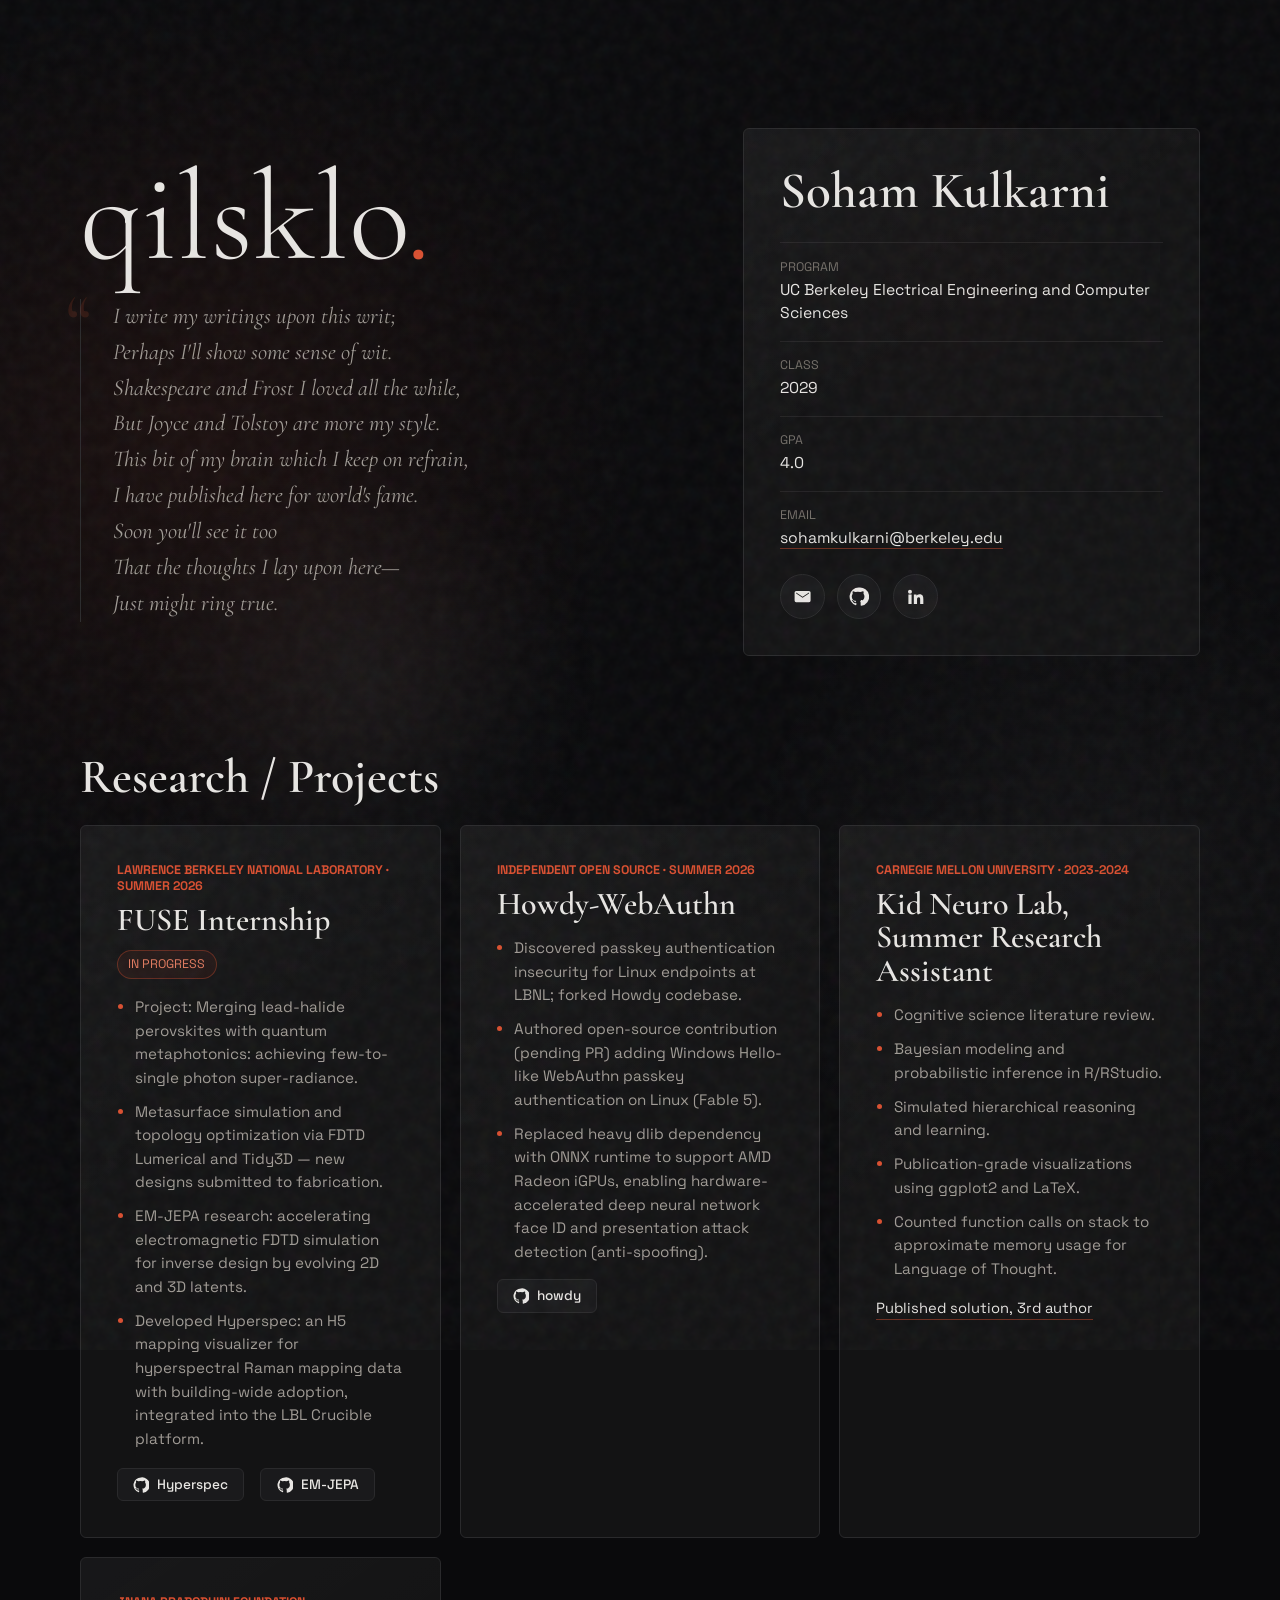
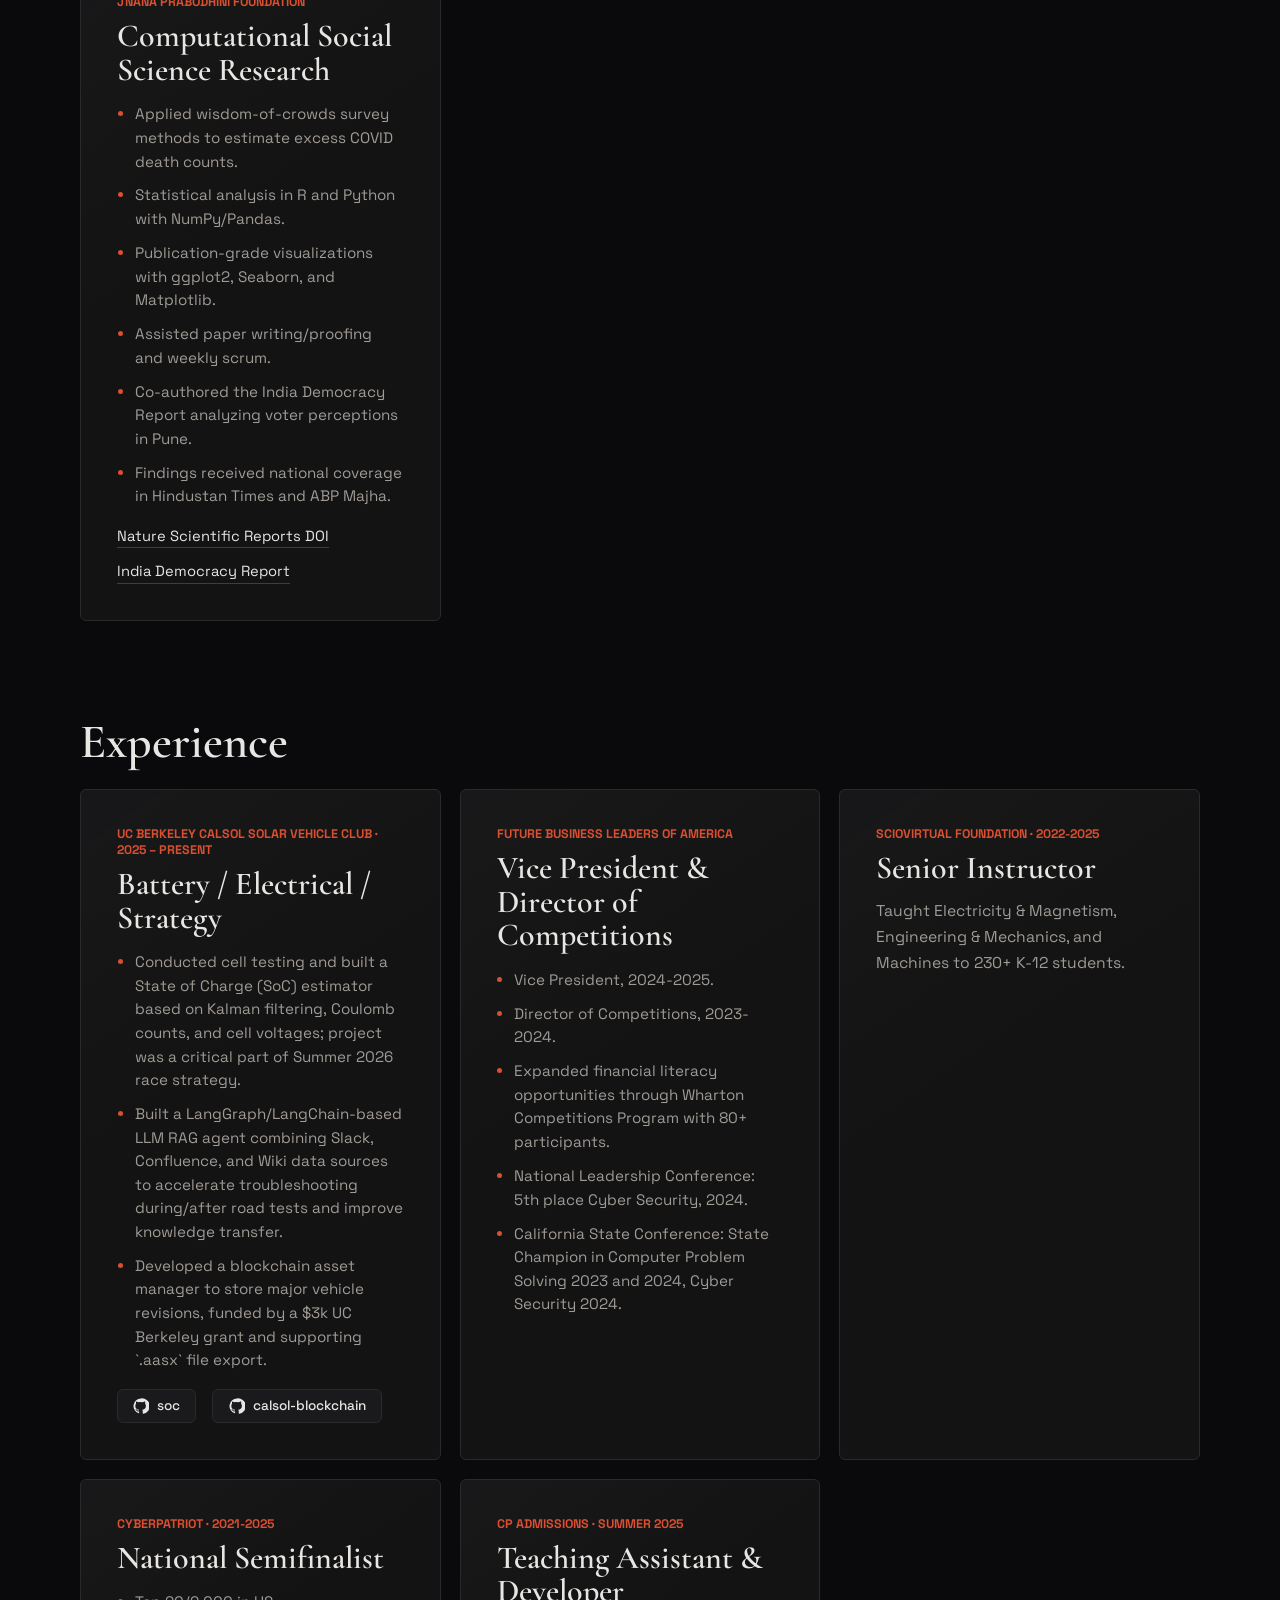
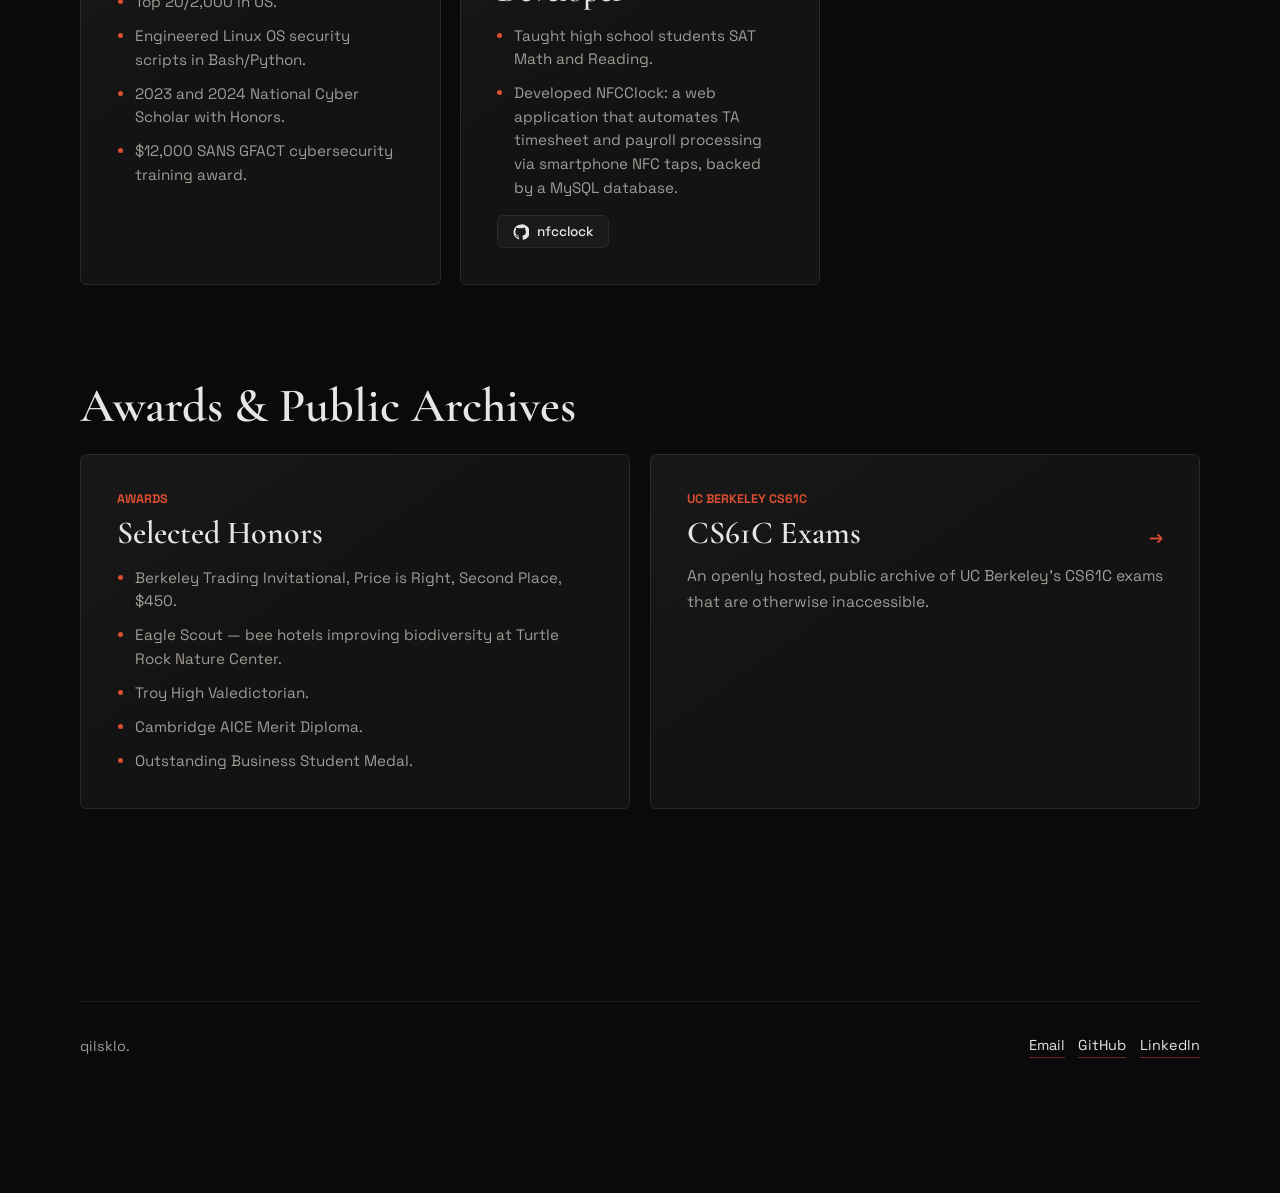
<file: index.html>
<!DOCTYPE html>
<html lang="en">
<head>
  <meta charset="UTF-8">
  <meta name="viewport" content="width=device-width, initial-scale=1.0">
  <meta name="description" content="Soham Kulkarni's qilsklo archive: research, engineering projects, writing, and public technical resources.">
  <link href="./styles.css?v=20260622" rel="stylesheet">
  <title>Soham Kulkarni | qilsklo</title>
</head>
<body>
  <div class="glow-1"></div>
  <div class="glow-2"></div>

  <div class="page-shell">
    <header class="hero" aria-labelledby="site-title">
      <section class="intro" aria-label="qilsklo introduction">
        <h1 class="title" id="site-title">qilsklo<span>.</span></h1>

        <div class="poem-box">
          <blockquote>
            I write my writings upon this writ; <br>
            Perhaps I'll show some sense of wit.<br>
            Shakespeare and Frost I loved all the while,<br>
            But Joyce and Tolstoy are more my style.<br>
            This bit of my brain which I keep on refrain,<br>
            I have published here for world's fame.<br>
            Soon you'll see it too<br>
            That the thoughts I lay upon here&mdash;<br>
            Just might ring true.
          </blockquote>
        </div>
      </section>

      <section class="identity-card card" aria-labelledby="identity-heading">
        <div>
          <h2 id="identity-heading">Soham Kulkarni</h2>
        </div>

        <dl class="quick-facts" aria-label="Academic details">
          <div>
            <dt>Program</dt>
            <dd>UC Berkeley Electrical Engineering and Computer Sciences</dd>
          </div>
          <div>
            <dt>Class</dt>
            <dd>2029</dd>
          </div>
          <div>
            <dt>GPA</dt>
            <dd>4.0</dd>
          </div>
          <div>
            <dt>Email</dt>
            <dd><a href="mailto:sohamkulkarni@berkeley.edu">sohamkulkarni@berkeley.edu</a></dd>
          </div>
        </dl>

        <nav class="social-links" aria-label="Contact links">
          <a class="icon-button" href="mailto:sohamkulkarni@berkeley.edu" aria-label="Email Soham Kulkarni">
            <svg aria-hidden="true" width="24" height="24" viewBox="0 0 24 24">
              <path d="M4 5h16a2 2 0 0 1 2 2v10a2 2 0 0 1-2 2H4a2 2 0 0 1-2-2V7a2 2 0 0 1 2-2Zm0 3.2 8 5.3 8-5.3V7l-8 5.3L4 7v1.2Z"></path>
            </svg>
          </a>
          <a class="icon-button" href="https://github.com/qilsklo" target="_blank" rel="noopener noreferrer" aria-label="Visit qilsklo on GitHub">
            <svg aria-hidden="true" width="24" height="24" viewBox="0 0 24 24">
              <path d="M12 .7a11.3 11.3 0 0 0-3.6 22c.6.1.8-.2.8-.6v-2c-3.3.7-4-1.4-4-1.4-.5-1.3-1.2-1.6-1.2-1.6-1-.7.1-.7.1-.7 1.1.1 1.7 1.2 1.7 1.2 1 .1.9 1.9 2.5 1.4.1-.7.4-1.2.7-1.5-2.7-.3-5.5-1.3-5.5-5.9 0-1.3.5-2.4 1.2-3.2-.1-.3-.5-1.6.1-3.2 0 0 1-.3 3.3 1.2a11.5 11.5 0 0 1 6 0C17 4.9 18 5.2 18 5.2c.6 1.6.2 2.9.1 3.2.8.8 1.2 1.9 1.2 3.2 0 4.6-2.8 5.6-5.5 5.9.4.4.8 1.1.8 2.2v3.2c0 .4.2.7.8.6A11.3 11.3 0 0 0 12 .7Z"></path>
            </svg>
          </a>
          <a class="icon-button" href="https://linkedin.com/in/kulkarnisp" target="_blank" rel="noopener noreferrer" aria-label="Visit Soham Kulkarni on LinkedIn">
            <svg aria-hidden="true" width="24" height="24" viewBox="0 0 24 24">
              <path d="M4.98 3.5a2.5 2.5 0 1 1 0 5 2.5 2.5 0 0 1 0-5ZM3 9.4h4v11.8H3V9.4Zm6.3 0h3.8V11c.5-.9 1.8-1.9 3.8-1.9 4.1 0 4.8 2.7 4.8 6.1v6h-4v-5.3c0-1.3 0-3-1.8-3s-2.1 1.4-2.1 2.9v5.4h-4V9.4Z"></path>
            </svg>
          </a>
        </nav>
      </section>
    </header>

    <main>
    <main>
      <section class="content-section" aria-labelledby="research-heading">
        <div class="section-heading">
          <h2 id="research-heading">Research / Projects</h2>
        </div>

        <div class="card-grid">
          <article class="card">
            <div class="card-kicker">Lawrence Berkeley National Laboratory &middot; Summer 2026</div>
            <h3>FUSE Internship</h3>
            <p class="status-pill">In progress</p>
            <ul class="detail-list">
              <li>Project: Merging lead-halide perovskites with quantum metaphotonics: achieving few-to-single photon super-radiance.</li>
              <li>Metasurface simulation and topology optimization via FDTD Lumerical and Tidy3D &mdash; new designs submitted to fabrication.</li>
              <li>EM-JEPA research: accelerating electromagnetic FDTD simulation for inverse design by evolving 2D and 3D latents.</li>
              <li>Developed Hyperspec: an H5 mapping visualizer for hyperspectral Raman mapping data with building-wide adoption, integrated into the LBL Crucible platform.</li>
            </ul>
            <div class="inline-links">
              <a class="btn-link" href="https://github.com/qilsklo-lawrence/hyperspec" target="_blank" rel="noopener noreferrer" aria-label="Hyperspec GitHub Repository">
                <svg aria-hidden="true" width="16" height="16" viewBox="0 0 24 24">
                  <path d="M12 .7a11.3 11.3 0 0 0-3.6 22c.6.1.8-.2.8-.6v-2c-3.3.7-4-1.4-4-1.4-.5-1.3-1.2-1.6-1.2-1.6-1-.7.1-.7.1-.7 1.1.1 1.7 1.2 1.7 1.2 1 .1.9 1.9 2.5 1.4.1-.7.4-1.2.7-1.5-2.7-.3-5.5-1.3-5.5-5.9 0-1.3.5-2.4 1.2-3.2-.1-.3-.5-1.6.1-3.2 0 0 1-.3 3.3 1.2a11.5 11.5 0 0 1 6 0C17 4.9 18 5.2 18 5.2c.6 1.6.2 2.9.1 3.2.8.8 1.2 1.9 1.2 3.2 0 4.6-2.8 5.6-5.5 5.9.4.4.8 1.1.8 2.2v3.2c0 .4.2.7.8.6A11.3 11.3 0 0 0 12 .7Z"></path>
                </svg>
                Hyperspec
              </a>
              <a class="btn-link" href="https://github.com/qilsklo-lawrence/em-jepa" target="_blank" rel="noopener noreferrer" aria-label="EM-JEPA GitHub Repository">
                <svg aria-hidden="true" width="16" height="16" viewBox="0 0 24 24">
                  <path d="M12 .7a11.3 11.3 0 0 0-3.6 22c.6.1.8-.2.8-.6v-2c-3.3.7-4-1.4-4-1.4-.5-1.3-1.2-1.6-1.2-1.6-1-.7.1-.7.1-.7 1.1.1 1.7 1.2 1.7 1.2 1 .1.9 1.9 2.5 1.4.1-.7.4-1.2.7-1.5-2.7-.3-5.5-1.3-5.5-5.9 0-1.3.5-2.4 1.2-3.2-.1-.3-.5-1.6.1-3.2 0 0 1-.3 3.3 1.2a11.5 11.5 0 0 1 6 0C17 4.9 18 5.2 18 5.2c.6 1.6.2 2.9.1 3.2.8.8 1.2 1.9 1.2 3.2 0 4.6-2.8 5.6-5.5 5.9.4.4.8 1.1.8 2.2v3.2c0 .4.2.7.8.6A11.3 11.3 0 0 0 12 .7Z"></path>
                </svg>
                EM-JEPA
              </a>
            </div>
          </article>

          <article class="card">
            <div class="card-kicker">Independent Open Source &middot; Summer 2026</div>
            <h3>Howdy-WebAuthn</h3>
            <ul class="detail-list">
              <li>Discovered passkey authentication insecurity for Linux endpoints at LBNL; forked Howdy codebase.</li>
              <li>Authored open-source contribution (pending PR) adding Windows Hello-like WebAuthn passkey authentication on Linux (Fable 5).</li>
              <li>Replaced heavy dlib dependency with ONNX runtime to support AMD Radeon iGPUs, enabling hardware-accelerated deep neural network face ID and presentation attack detection (anti-spoofing).</li>
            </ul>
            <a class="btn-link" href="https://github.com/qilsklo/howdy" target="_blank" rel="noopener noreferrer" aria-label="Howdy GitHub Repository">
              <svg aria-hidden="true" width="16" height="16" viewBox="0 0 24 24">
                <path d="M12 .7a11.3 11.3 0 0 0-3.6 22c.6.1.8-.2.8-.6v-2c-3.3.7-4-1.4-4-1.4-.5-1.3-1.2-1.6-1.2-1.6-1-.7.1-.7.1-.7 1.1.1 1.7 1.2 1.7 1.2 1 .1.9 1.9 2.5 1.4.1-.7.4-1.2.7-1.5-2.7-.3-5.5-1.3-5.5-5.9 0-1.3.5-2.4 1.2-3.2-.1-.3-.5-1.6.1-3.2 0 0 1-.3 3.3 1.2a11.5 11.5 0 0 1 6 0C17 4.9 18 5.2 18 5.2c.6 1.6.2 2.9.1 3.2.8.8 1.2 1.9 1.2 3.2 0 4.6-2.8 5.6-5.5 5.9.4.4.8 1.1.8 2.2v3.2c0 .4.2.7.8.6A11.3 11.3 0 0 0 12 .7Z"></path>
              </svg>
              howdy
            </a>
          </article>

          <article class="card">
            <div class="card-kicker">Carnegie Mellon University &middot; 2023-2024</div>
            <h3>Kid Neuro Lab, Summer Research Assistant</h3>
            <ul class="detail-list">
              <li>Cognitive science literature review.</li>
              <li>Bayesian modeling and probabilistic inference in R/RStudio.</li>
              <li>Simulated hierarchical reasoning and learning.</li>
              <li>Publication-grade visualizations using ggplot2 and LaTeX.</li>
              <li>Counted function calls on stack to approximate memory usage for Language of Thought.</li>
            </ul>
            <a class="text-link" href="https://escholarship.org/uc/item/2q1634p0" target="_blank" rel="noopener noreferrer">Published solution, 3rd author</a>
          </article>

          <article class="card">
            <div class="card-kicker">Jnana Prabodhini Foundation</div>
            <h3>Computational Social Science Research</h3>
            <ul class="detail-list">
              <li>Applied wisdom-of-crowds survey methods to estimate excess COVID death counts.</li>
              <li>Statistical analysis in R and Python with NumPy/Pandas.</li>
              <li>Publication-grade visualizations with ggplot2, Seaborn, and Matplotlib.</li>
              <li>Assisted paper writing/proofing and weekly scrum.</li>
              <li>Co-authored the India Democracy Report analyzing voter perceptions in Pune.</li>
              <li>Findings received national coverage in Hindustan Times and ABP Majha.</li>
            </ul>
            <div class="inline-links">
              <a class="text-link" href="https://doi.org/10.1038/s41598-024-57634-6" target="_blank" rel="noopener noreferrer">Nature Scientific Reports DOI</a>
              <a class="text-link" href="https://www.jnanaprabodhinifoundation.org/_files/ugd/04eac0_878dd5b9debe4763af5c3f62f9313af1.pdf" target="_blank" rel="noopener noreferrer">India Democracy Report</a>
            </div>
          </article>
        </div>
      </section>

      <section class="content-section" aria-labelledby="experience-heading">
        <div class="section-heading">
          <h2 id="experience-heading">Experience</h2>
        </div>

        <div class="card-grid">
          <article class="card">
            <div class="card-kicker">UC Berkeley CalSol Solar Vehicle Club &middot; 2025 &ndash; Present</div>
            <h3>Battery / Electrical / Strategy</h3>
            <ul class="detail-list">
              <li>Conducted cell testing and built a State of Charge (SoC) estimator based on Kalman filtering, Coulomb counts, and cell voltages; project was a critical part of Summer 2026 race strategy.</li>
              <li>Built a LangGraph/LangChain-based LLM RAG agent combining Slack, Confluence, and Wiki data sources to accelerate troubleshooting during/after road tests and improve knowledge transfer.</li>
              <li>Developed a blockchain asset manager to store major vehicle revisions, funded by a $3k UC Berkeley grant and supporting `.aasx` file export.</li>
            </ul>
            <div class="inline-links">
              <a class="btn-link" href="https://github.com/qilsklo/soc" target="_blank" rel="noopener noreferrer" aria-label="State of Charge GitHub Repository">
                <svg aria-hidden="true" width="16" height="16" viewBox="0 0 24 24">
                  <path d="M12 .7a11.3 11.3 0 0 0-3.6 22c.6.1.8-.2.8-.6v-2c-3.3.7-4-1.4-4-1.4-.5-1.3-1.2-1.6-1.2-1.6-1-.7.1-.7.1-.7 1.1.1 1.7 1.2 1.7 1.2 1 .1.9 1.9 2.5 1.4.1-.7.4-1.2.7-1.5-2.7-.3-5.5-1.3-5.5-5.9 0-1.3.5-2.4 1.2-3.2-.1-.3-.5-1.6.1-3.2 0 0 1-.3 3.3 1.2a11.5 11.5 0 0 1 6 0C17 4.9 18 5.2 18 5.2c.6 1.6.2 2.9.1 3.2.8.8 1.2 1.9 1.2 3.2 0 4.6-2.8 5.6-5.5 5.9.4.4.8 1.1.8 2.2v3.2c0 .4.2.7.8.6A11.3 11.3 0 0 0 12 .7Z"></path>
                </svg>
                soc
              </a>
              <a class="btn-link" href="https://github.com/qilsklo/calsol-blockchain" target="_blank" rel="noopener noreferrer" aria-label="CalSol Blockchain GitHub Repository">
                <svg aria-hidden="true" width="16" height="16" viewBox="0 0 24 24">
                  <path d="M12 .7a11.3 11.3 0 0 0-3.6 22c.6.1.8-.2.8-.6v-2c-3.3.7-4-1.4-4-1.4-.5-1.3-1.2-1.6-1.2-1.6-1-.7.1-.7.1-.7 1.1.1 1.7 1.2 1.7 1.2 1 .1.9 1.9 2.5 1.4.1-.7.4-1.2.7-1.5-2.7-.3-5.5-1.3-5.5-5.9 0-1.3.5-2.4 1.2-3.2-.1-.3-.5-1.6.1-3.2 0 0 1-.3 3.3 1.2a11.5 11.5 0 0 1 6 0C17 4.9 18 5.2 18 5.2c.6 1.6.2 2.9.1 3.2.8.8 1.2 1.9 1.2 3.2 0 4.6-2.8 5.6-5.5 5.9.4.4.8 1.1.8 2.2v3.2c0 .4.2.7.8.6A11.3 11.3 0 0 0 12 .7Z"></path>
                </svg>
                calsol-blockchain
              </a>
            </div>
          </article>

          <article class="card">
            <div class="card-kicker">Future Business Leaders of America</div>
            <h3>Vice President &amp; Director of Competitions</h3>
            <ul class="detail-list">
              <li>Vice President, 2024-2025.</li>
              <li>Director of Competitions, 2023-2024.</li>
              <li>Expanded financial literacy opportunities through Wharton Competitions Program with 80+ participants.</li>
              <li>National Leadership Conference: 5th place Cyber Security, 2024.</li>
              <li>California State Conference: State Champion in Computer Problem Solving 2023 and 2024, Cyber Security 2024.</li>
            </ul>
          </article>

          <article class="card">
            <div class="card-kicker">ScioVirtual Foundation &middot; 2022-2025</div>
            <h3>Senior Instructor</h3>
            <p class="card-desc">Taught Electricity &amp; Magnetism, Engineering &amp; Mechanics, and Machines to 230+ K-12 students.</p>
          </article>

          <article class="card">
            <div class="card-kicker">CyberPatriot &middot; 2021-2025</div>
            <h3>National Semifinalist</h3>
            <ul class="detail-list">
              <li>Top 20/2,000 in US.</li>
              <li>Engineered Linux OS security scripts in Bash/Python.</li>
              <li>2023 and 2024 National Cyber Scholar with Honors.</li>
              <li>$12,000 SANS GFACT cybersecurity training award.</li>
            </ul>
          </article>

          <article class="card">
            <div class="card-kicker">CP Admissions &middot; Summer 2025</div>
            <h3>Teaching Assistant &amp; Developer</h3>
            <ul class="detail-list">
              <li>Taught high school students SAT Math and Reading.</li>
              <li>Developed NFCClock: a web application that automates TA timesheet and payroll processing via smartphone NFC taps, backed by a MySQL database.</li>
            </ul>
            <a class="btn-link" href="https://github.com/qilsklo/nfcclock" target="_blank" rel="noopener noreferrer" aria-label="NFCClock GitHub Repository">
              <svg aria-hidden="true" width="16" height="16" viewBox="0 0 24 24">
                <path d="M12 .7a11.3 11.3 0 0 0-3.6 22c.6.1.8-.2.8-.6v-2c-3.3.7-4-1.4-4-1.4-.5-1.3-1.2-1.6-1.2-1.6-1-.7.1-.7.1-.7 1.1.1 1.7 1.2 1.7 1.2 1 .1.9 1.9 2.5 1.4.1-.7.4-1.2.7-1.5-2.7-.3-5.5-1.3-5.5-5.9 0-1.3.5-2.4 1.2-3.2-.1-.3-.5-1.6.1-3.2 0 0 1-.3 3.3 1.2a11.5 11.5 0 0 1 6 0C17 4.9 18 5.2 18 5.2c.6 1.6.2 2.9.1 3.2.8.8 1.2 1.9 1.2 3.2 0 4.6-2.8 5.6-5.5 5.9.4.4.8 1.1.8 2.2v3.2c0 .4.2.7.8.6A11.3 11.3 0 0 0 12 .7Z"></path>
              </svg>
              nfcclock
            </a>
          </article>
        </div>
      </section>

      <section class="content-section archive-section" aria-labelledby="archives-heading">
        <div class="section-heading">
          <h2 id="archives-heading">Awards &amp; Public Archives</h2>
        </div>

        <div class="card-grid two-column">
          <article class="card">
            <div class="card-kicker">Awards</div>
            <h3>Selected Honors</h3>
            <ul class="detail-list">
              <li>Berkeley Trading Invitational, Price is Right, Second Place, $450.</li>
              <li>Eagle Scout &mdash; bee hotels improving biodiversity at Turtle Rock Nature Center.</li>
              <li>Troy High Valedictorian.</li>
              <li>Cambridge AICE Merit Diploma.</li>
              <li>Outstanding Business Student Medal.</li>
            </ul>
          </article>

          <a href="https://qilsklo.github.io/cs61c-exams" class="card link-card" target="_blank" rel="noopener noreferrer" aria-label="Open the CS61C Exams public archive">
            <div class="card-kicker">UC Berkeley CS61C</div>
            <h3>CS61C Exams <span aria-hidden="true">&rarr;</span></h3>
            <p class="card-desc">An openly hosted, public archive of UC Berkeley&rsquo;s CS61C exams that are otherwise inaccessible.</p>
          </a>
        </div>
      </section>
    </main>

    <footer class="site-footer">
      <p>qilsklo.</p>
      <nav class="footer-links" aria-label="Footer contact links">
        <a href="mailto:sohamkulkarni@berkeley.edu">Email</a>
        <a href="https://github.com/qilsklo" target="_blank" rel="noopener noreferrer">GitHub</a>
        <a href="https://linkedin.com/in/kulkarnisp" target="_blank" rel="noopener noreferrer">LinkedIn</a>
      </nav>
    </footer>
  </div>
</body>
</html>
</file>
<file: styles.css>
@import url('https://fonts.googleapis.com/css2?family=Cormorant+Garamond:ital,wght@0,300;0,600;1,400&family=Space+Grotesk:wght@300;500;700&display=swap');

:root {
  --bg-base: #0a0a0c;
  --text-main: #e8e6e3;
  --text-muted: #a09b95;
  --text-faint: #746f69;
  --accent-color: #d94f30;
  --accent-soft: #e07a5f;
  --accent-glow: rgba(217, 79, 48, 0.15);
  --card-bg: rgba(20, 20, 22, 0.9);
  --card-border: #2a2a2c;
  --card-border-strong: rgba(217, 79, 48, 0.35);
  --focus-ring: rgba(224, 122, 95, 0.55);
}

* {
  box-sizing: border-box;
  margin: 0;
  padding: 0;
}

html {
  scroll-behavior: smooth;
}

body {
  font-family: 'Space Grotesk', sans-serif;
  background:
    radial-gradient(circle at 15% 10%, rgba(217, 79, 48, 0.08), transparent 28rem),
    radial-gradient(circle at 85% 20%, rgba(232, 230, 227, 0.04), transparent 22rem),
    var(--bg-base);
  color: var(--text-main);
  min-height: 100vh;
  padding: 2rem;
  position: relative;
  overflow-x: hidden;
}

body::before {
  content: "";
  position: fixed;
  top: -50%;
  left: -50%;
  right: -50%;
  bottom: -50%;
  width: 200%;
  height: 200%;
  background: transparent url('data:image/svg+xml,%3Csvg viewBox="0 0 200 200" xmlns="http://www.w3.org/2000/svg"%3E%3Cfilter id="noiseFilter"%3E%3CfeTurbulence type="fractalNoise" baseFrequency="0.65" numOctaves="3" stitchTiles="stitch"/%3E%3C/filter%3E%3Crect width="100%25" height="100%25" filter="url(%23noiseFilter)"/%3E%3C/svg%3E');
  opacity: 0.05;
  z-index: 100;
  pointer-events: none;
  animation: noise 8s steps(10) infinite;
}

@keyframes noise {
  0%, 100% { transform: translate(0, 0); }
  10% { transform: translate(-5%, -5%); }
  20% { transform: translate(-10%, 5%); }
  30% { transform: translate(5%, -10%); }
  40% { transform: translate(-5%, 15%); }
  50% { transform: translate(-10%, 5%); }
  60% { transform: translate(15%, 0); }
  70% { transform: translate(0, 15%); }
  80% { transform: translate(3%, 35%); }
  90% { transform: translate(-10%, 10%); }
}

a {
  color: inherit;
}

a:focus-visible,
button:focus-visible {
  outline: 2px solid var(--focus-ring);
  outline-offset: 4px;
}

.page-shell {
  width: min(1120px, 100%);
  margin: 0 auto;
  position: relative;
  z-index: 1;
}

.hero {
  min-height: min(720px, calc(100vh - 8rem));
  display: grid;
  grid-template-columns: minmax(0, 1fr) minmax(20rem, 0.78fr);
  gap: clamp(2rem, 6vw, 5rem);
  align-items: center;
  padding: clamp(2rem, 6vw, 4rem) 0;
}

.intro {
  display: flex;
  flex-direction: column;
  gap: 1.5rem;
}

.eyebrow,
.card-kicker {
  text-transform: uppercase;
  font-size: 0.78rem;
  letter-spacing: 0;
  color: var(--accent-color);
  font-weight: 700;
}

.title {
  font-family: 'Cormorant Garamond', serif;
  font-size: 8rem;
  font-weight: 300;
  line-height: 0.88;
}

.title span {
  color: var(--accent-color);
  font-style: italic;
}

.poem-box {
  position: relative;
  max-width: 42rem;
  padding-left: 2rem;
  border-left: 1px solid var(--card-border);
}

.poem-box blockquote {
  font-family: 'Cormorant Garamond', serif;
  font-size: 1.42rem;
  line-height: 1.58;
  color: var(--text-muted);
  font-style: italic;
}

.poem-box::before {
  content: '\201C';
  position: absolute;
  top: -1rem;
  left: -1rem;
  font-family: 'Cormorant Garamond', serif;
  font-size: 5rem;
  color: var(--accent-glow);
  line-height: 1;
}

.card {
  background:
    linear-gradient(145deg, rgba(255, 255, 255, 0.025), transparent 42%),
    var(--card-bg);
  border: 1px solid var(--card-border);
  border-radius: 6px;
  padding: clamp(1.4rem, 3vw, 2.25rem);
  position: relative;
  overflow: hidden;
  transition:
    transform 0.35s cubic-bezier(0.165, 0.84, 0.44, 1),
    border-color 0.35s ease,
    box-shadow 0.35s ease,
    background 0.35s ease;
}

.card::after {
  content: '';
  position: absolute;
  inset: auto 0 0 0;
  height: 2px;
  background: var(--accent-color);
  transform: scaleX(0);
  transform-origin: right;
  transition: transform 0.35s cubic-bezier(0.165, 0.84, 0.44, 1);
}

.card:hover {
  transform: translateY(-4px);
  border-color: var(--card-border-strong);
  box-shadow: 0 20px 45px rgba(0, 0, 0, 0.34);
}

.card:hover::after,
.link-card:focus-visible::after {
  transform: scaleX(1);
  transform-origin: left;
}

.identity-card {
  display: flex;
  flex-direction: column;
  gap: 1.5rem;
}

.identity-card h2,
.section-heading h2,
.card h3 {
  font-family: 'Cormorant Garamond', serif;
  font-weight: 600;
  line-height: 1.05;
}

.identity-card h2 {
  margin-top: 0;
  font-size: 3.2rem;
}

.quick-facts {
  display: grid;
  gap: 0.95rem;
}

.quick-facts div {
  padding-top: 0.95rem;
  border-top: 1px solid rgba(232, 230, 227, 0.08);
}

.quick-facts dt {
  color: var(--text-faint);
  font-size: 0.78rem;
  letter-spacing: 0;
  margin-bottom: 0.25rem;
  text-transform: uppercase;
}

.quick-facts dd {
  color: var(--text-main);
  font-size: 0.98rem;
  line-height: 1.5;
}

.quick-facts a,
.text-link,
.footer-links a {
  text-decoration: none;
  color: var(--text-main);
  border-bottom: 1px solid rgba(217, 79, 48, 0.45);
  transition: color 0.2s ease, border-color 0.2s ease;
}

.quick-facts a:hover,
.text-link:hover,
.footer-links a:hover {
  color: var(--accent-soft);
  border-color: var(--accent-soft);
}

.social-links {
  display: flex;
  gap: 0.75rem;
  flex-wrap: wrap;
}

.icon-button {
  width: 2.8rem;
  height: 2.8rem;
  display: inline-grid;
  place-items: center;
  color: var(--text-main);
  background: rgba(255, 255, 255, 0.035);
  border: 1px solid var(--card-border);
  border-radius: 50%;
  text-decoration: none;
  transition:
    transform 0.25s ease,
    border-color 0.25s ease,
    background 0.25s ease,
    color 0.25s ease;
}

.icon-button svg {
  width: 1.2rem;
  height: 1.2rem;
  fill: currentColor;
}

.icon-button:hover {
  transform: translateY(-2px);
  color: var(--accent-soft);
  background: rgba(217, 79, 48, 0.08);
  border-color: var(--card-border-strong);
}

main {
  display: grid;
  gap: clamp(4rem, 8vw, 6rem);
  padding-bottom: clamp(4rem, 8vw, 6rem);
}

.content-section {
  display: grid;
  gap: 1.4rem;
}

.section-heading {
  max-width: 42rem;
}

.section-heading h2 {
  color: var(--text-main);
  font-size: 3rem;
}

.card-grid {
  display: grid;
  grid-template-columns: repeat(3, minmax(0, 1fr));
  gap: 1.2rem;
}

.card-grid.two-column {
  grid-template-columns: repeat(2, minmax(0, 1fr));
}

.card h3 {
  margin-top: 0.55rem;
  color: var(--text-main);
  font-size: 2rem;
}

.card-desc {
  margin-top: 0.9rem;
  font-size: 0.98rem;
  color: var(--text-muted);
  line-height: 1.65;
}

.status-pill {
  width: fit-content;
  margin-top: 0.85rem;
  padding: 0.35rem 0.65rem;
  border: 1px solid rgba(217, 79, 48, 0.35);
  border-radius: 999px;
  color: var(--accent-soft);
  background: rgba(217, 79, 48, 0.08);
  font-size: 0.78rem;
  letter-spacing: 0;
  text-transform: uppercase;
}

.detail-list {
  display: grid;
  gap: 0.65rem;
  margin-top: 1rem;
  padding-left: 1.1rem;
  color: var(--text-muted);
  font-size: 0.95rem;
  line-height: 1.55;
}

.detail-list li::marker {
  color: var(--accent-color);
}

.chip-list {
  display: flex;
  flex-wrap: wrap;
  gap: 0.55rem;
  margin-top: 1.1rem;
}

.skill-card .chip-list {
  margin-top: 0;
}

.chip-list span {
  display: inline-flex;
  align-items: center;
  min-height: 2rem;
  padding: 0.35rem 0.65rem;
  border: 1px solid rgba(232, 230, 227, 0.1);
  border-radius: 999px;
  background: rgba(255, 255, 255, 0.035);
  color: var(--text-muted);
  font-size: 0.82rem;
  line-height: 1.2;
}

.inline-links {
  display: flex;
  flex-wrap: wrap;
  gap: 0.75rem 1rem;
  margin-top: 1.1rem;
}

.text-link {
  display: inline-flex;
  width: fit-content;
  margin-top: 1rem;
  font-size: 0.92rem;
  line-height: 1.5;
}

.inline-links .text-link {
  margin-top: 0;
}

.btn-link {
  display: inline-flex;
  align-items: center;
  gap: 0.5rem;
  width: fit-content;
  margin-top: 1rem;
  padding: 0.45rem 0.95rem;
  border: 1px solid var(--card-border);
  border-radius: 6px;
  background: rgba(255, 255, 255, 0.035);
  color: var(--text-main);
  font-size: 0.85rem;
  text-decoration: none;
  font-weight: 500;
  transition: 
    background 0.25s ease,
    border-color 0.25s ease,
    color 0.25s ease,
    transform 0.25s ease;
}

.btn-link svg {
  fill: currentColor;
}

.btn-link:hover {
  background: rgba(217, 79, 48, 0.08);
  border-color: var(--card-border-strong);
  color: var(--accent-soft);
  transform: translateY(-2px);
}

.inline-links .btn-link {
  margin-top: 0;
}

.link-card {
  display: block;
  color: inherit;
  text-decoration: none;
}

.link-card h3 {
  display: flex;
  justify-content: space-between;
  gap: 1rem;
  align-items: baseline;
}

.link-card h3 span {
  font-family: 'Space Grotesk', sans-serif;
  color: var(--accent-color);
  font-size: 1.1rem;
  transition: transform 0.25s ease;
}

.link-card:hover h3 span,
.link-card:focus-visible h3 span {
  transform: translateX(0.35rem);
}

.site-footer {
  display: flex;
  justify-content: space-between;
  gap: 1rem;
  align-items: center;
  padding: 2rem 0 0.4rem;
  border-top: 1px solid rgba(232, 230, 227, 0.08);
  color: var(--text-muted);
  font-size: 0.9rem;
  line-height: 1.6;
}

.footer-links {
  display: flex;
  flex-wrap: wrap;
  gap: 0.85rem;
}

.glow-1,
.glow-2 {
  position: fixed;
  border-radius: 50%;
  z-index: 0;
  pointer-events: none;
}

.glow-1 {
  top: 8%;
  right: 8%;
  width: 28rem;
  height: 28rem;
  background: radial-gradient(circle, var(--accent-glow) 0%, transparent 62%);
}

.glow-2 {
  bottom: -6%;
  left: 7%;
  width: 34rem;
  height: 34rem;
  background: radial-gradient(circle, rgba(160, 155, 149, 0.08) 0%, transparent 62%);
}

@media (max-width: 980px) {
  body {
    padding: 1.5rem;
  }

  .hero {
    grid-template-columns: 1fr;
  }

  .hero {
    min-height: auto;
    align-items: start;
  }

  .title {
    font-size: 6rem;
  }

  .identity-card h2,
  .section-heading h2 {
    font-size: 2.55rem;
  }

  .card h3 {
    font-size: 1.75rem;
  }

  .identity-card {
    max-width: 44rem;
  }

  .card-grid,
  .card-grid.two-column {
    grid-template-columns: repeat(2, minmax(0, 1fr));
  }
}

@media (max-width: 680px) {
  body {
    padding: 1rem;
  }

  .hero {
    gap: 2.2rem;
    padding: 2.25rem 0 3.5rem;
  }

  .poem-box {
    padding-left: 1.25rem;
  }

  .title {
    font-size: 4.5rem;
  }

  .poem-box blockquote {
    font-size: 1.24rem;
  }

  .identity-card h2,
  .section-heading h2 {
    font-size: 2.15rem;
  }

  .card h3 {
    font-size: 1.55rem;
  }

  .card-grid,
  .card-grid.two-column {
    grid-template-columns: 1fr;
  }

  .card {
    border-radius: 5px;
  }

  .site-footer {
    align-items: flex-start;
    flex-direction: column;
  }
}
</file>
